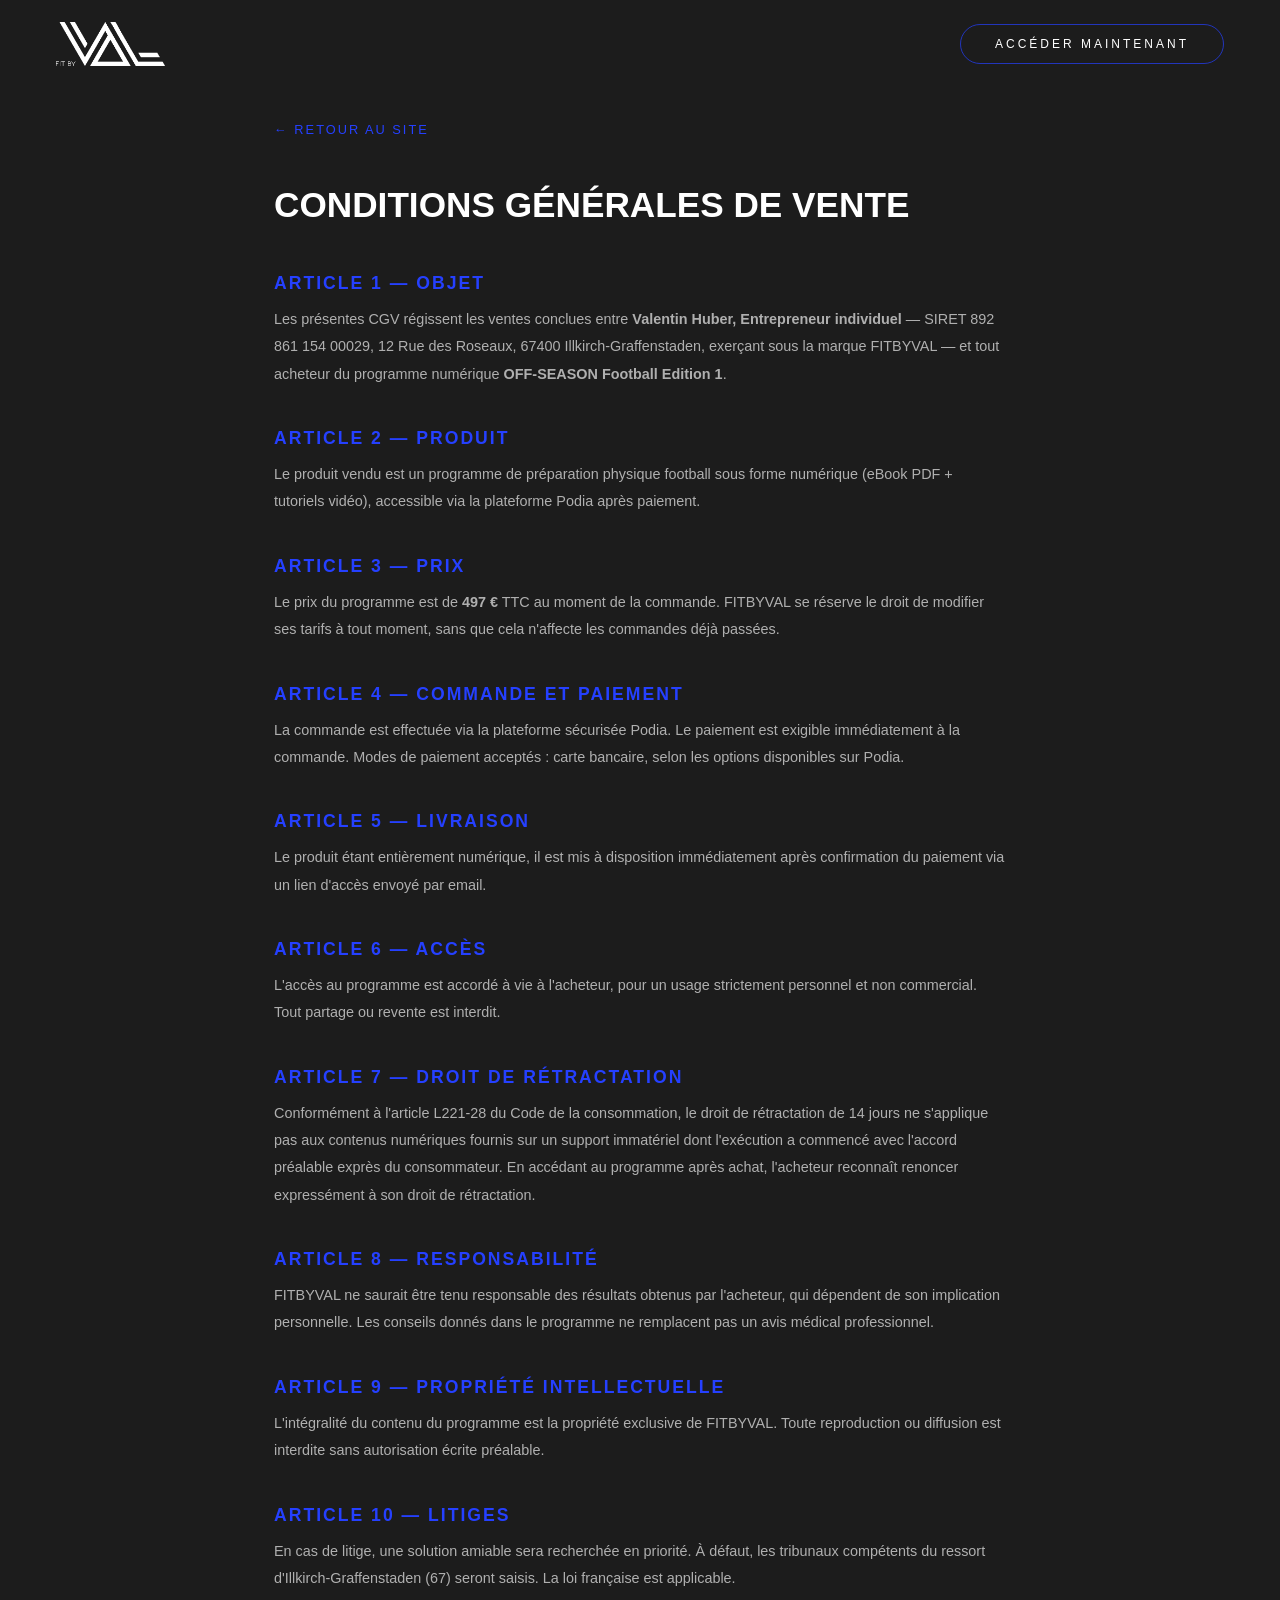
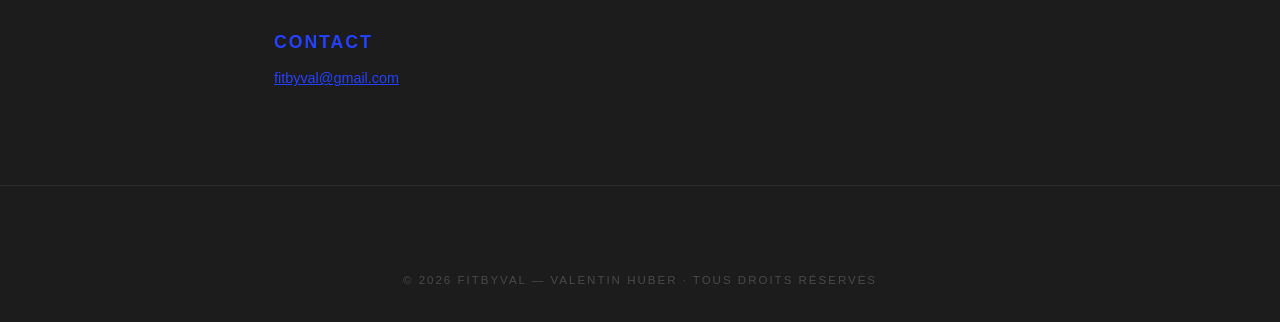
<file: cgv.html>
<!DOCTYPE html>
<html lang="fr">
<head>
  <meta charset="UTF-8">
  <meta name="viewport" content="width=device-width, initial-scale=1.0">
  <title>Conditions Générales de Vente — FITBYVAL</title>
  <meta name="robots" content="noindex, follow">
  <link rel="icon" type="image/png" href="favicon.png">
  <link rel="stylesheet" href="style.css">
  <style>
    .legal-page { max-width:780px; margin:0 auto; padding:120px 24px 80px; }
    .legal-page h1 { font-family:'Oswald',sans-serif; font-size:2.2rem; text-transform:uppercase; margin-bottom:48px; color:#fff; }
    .legal-page h2 { font-family:'Oswald',sans-serif; font-size:1.1rem; text-transform:uppercase; letter-spacing:2px; color:var(--accent); margin:40px 0 12px; }
    .legal-page p, .legal-page li { font-size:.9rem; line-height:1.9; color:rgba(255,255,255,.65); margin-bottom:12px; }
    .legal-page ul { padding-left:20px; margin-bottom:12px; }
    .legal-back { display:inline-block; font-family:'Oswald',sans-serif; font-size:.8rem; letter-spacing:2px; text-transform:uppercase; color:var(--accent); text-decoration:none; margin-bottom:48px; }
    .legal-back:hover { opacity:.75; }
  </style>
</head>
<body>
<nav class="navbar" id="navbar">
  <a href="index.html" class="nav-logo"><img src="fit-by-val-logo.webp" alt="FitByVal" class="nav-logo-img"></a>
  <a href="https://fitbyval.podia.com/off-season-football-edition-1/buy" class="nav-cta">Accéder maintenant</a>
</nav>

<div class="legal-page">
  <a href="index.html" class="legal-back">← Retour au site</a>
  <h1>Conditions Générales de Vente</h1>

  <h2>Article 1 — Objet</h2>
  <p>Les présentes CGV régissent les ventes conclues entre <strong>Valentin Huber, Entrepreneur individuel</strong> — SIRET 892 861 154 00029, 12 Rue des Roseaux, 67400 Illkirch-Graffenstaden, exerçant sous la marque FITBYVAL — et tout acheteur du programme numérique <strong>OFF-SEASON Football Edition 1</strong>.</p>

  <h2>Article 2 — Produit</h2>
  <p>Le produit vendu est un programme de préparation physique football sous forme numérique (eBook PDF + tutoriels vidéo), accessible via la plateforme Podia après paiement.</p>

  <h2>Article 3 — Prix</h2>
  <p>Le prix du programme est de <strong>497 €</strong> TTC au moment de la commande. FITBYVAL se réserve le droit de modifier ses tarifs à tout moment, sans que cela n'affecte les commandes déjà passées.</p>

  <h2>Article 4 — Commande et paiement</h2>
  <p>La commande est effectuée via la plateforme sécurisée Podia. Le paiement est exigible immédiatement à la commande. Modes de paiement acceptés : carte bancaire, selon les options disponibles sur Podia.</p>

  <h2>Article 5 — Livraison</h2>
  <p>Le produit étant entièrement numérique, il est mis à disposition immédiatement après confirmation du paiement via un lien d'accès envoyé par email.</p>

  <h2>Article 6 — Accès</h2>
  <p>L'accès au programme est accordé à vie à l'acheteur, pour un usage strictement personnel et non commercial. Tout partage ou revente est interdit.</p>

  <h2>Article 7 — Droit de rétractation</h2>
  <p>Conformément à l'article L221-28 du Code de la consommation, le droit de rétractation de 14 jours ne s'applique pas aux contenus numériques fournis sur un support immatériel dont l'exécution a commencé avec l'accord préalable exprès du consommateur. En accédant au programme après achat, l'acheteur reconnaît renoncer expressément à son droit de rétractation.</p>

  <h2>Article 8 — Responsabilité</h2>
  <p>FITBYVAL ne saurait être tenu responsable des résultats obtenus par l'acheteur, qui dépendent de son implication personnelle. Les conseils donnés dans le programme ne remplacent pas un avis médical professionnel.</p>

  <h2>Article 9 — Propriété intellectuelle</h2>
  <p>L'intégralité du contenu du programme est la propriété exclusive de FITBYVAL. Toute reproduction ou diffusion est interdite sans autorisation écrite préalable.</p>

  <h2>Article 10 — Litiges</h2>
  <p>En cas de litige, une solution amiable sera recherchée en priorité. À défaut, les tribunaux compétents du ressort d'Illkirch-Graffenstaden (67) seront saisis. La loi française est applicable.</p>

  <h2>Contact</h2>
  <p><a href="mailto:fitbyval@gmail.com" style="color:var(--accent)">fitbyval@gmail.com</a></p>
</div>

<footer>
  <div class="container">
    <div class="footer-bottom">
      <p>&copy; 2026 FITBYVAL &mdash; Valentin Huber &middot; Tous droits réservés</p>
    </div>
  </div>
</footer>
</body>
</html>
</file>
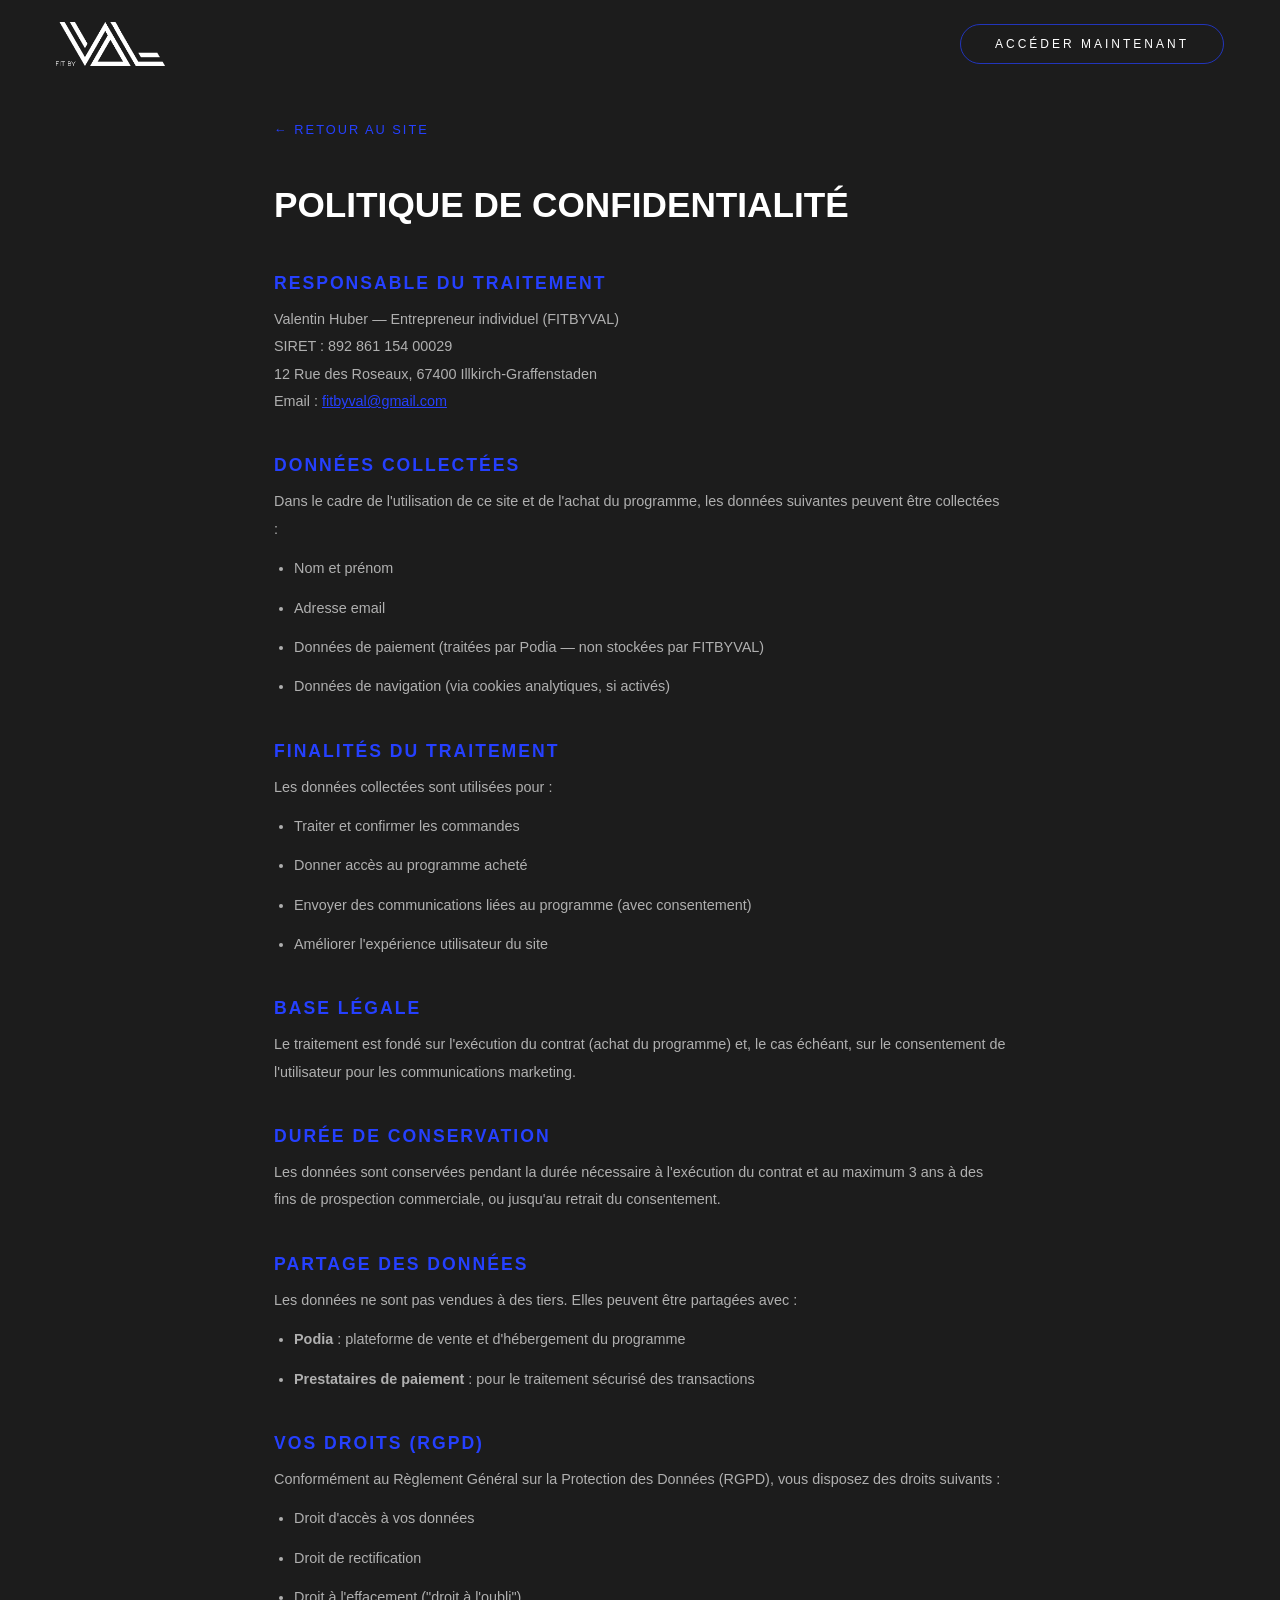
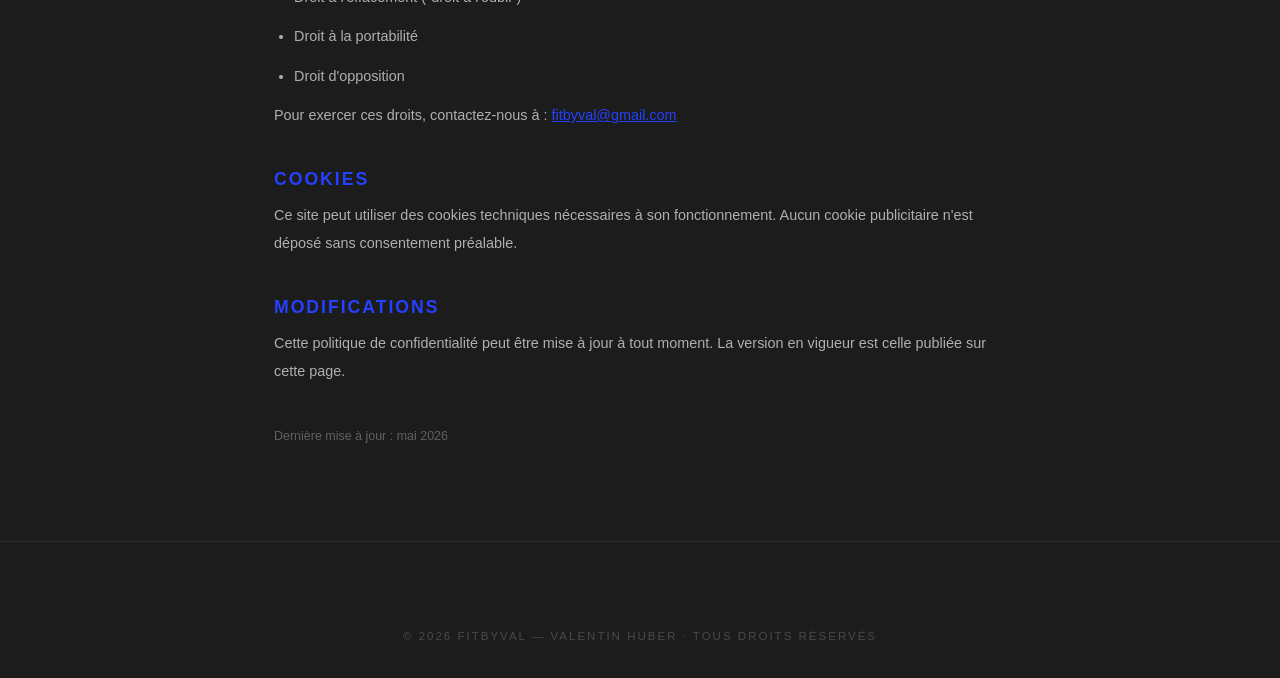
<file: confidentialite.html>
<!DOCTYPE html>
<html lang="fr">
<head>
  <meta charset="UTF-8">
  <meta name="viewport" content="width=device-width, initial-scale=1.0">
  <title>Politique de confidentialité — FITBYVAL</title>
  <meta name="robots" content="noindex, follow">
  <link rel="icon" type="image/png" href="favicon.png">
  <link rel="stylesheet" href="style.css">
  <style>
    .legal-page { max-width:780px; margin:0 auto; padding:120px 24px 80px; }
    .legal-page h1 { font-family:'Oswald',sans-serif; font-size:2.2rem; text-transform:uppercase; margin-bottom:48px; color:#fff; }
    .legal-page h2 { font-family:'Oswald',sans-serif; font-size:1.1rem; text-transform:uppercase; letter-spacing:2px; color:var(--accent); margin:40px 0 12px; }
    .legal-page p, .legal-page li { font-size:.9rem; line-height:1.9; color:rgba(255,255,255,.65); margin-bottom:12px; }
    .legal-page ul { padding-left:20px; margin-bottom:12px; }
    .legal-back { display:inline-block; font-family:'Oswald',sans-serif; font-size:.8rem; letter-spacing:2px; text-transform:uppercase; color:var(--accent); text-decoration:none; margin-bottom:48px; }
    .legal-back:hover { opacity:.75; }
  </style>
</head>
<body>
<nav class="navbar" id="navbar">
  <a href="index.html" class="nav-logo"><img src="fit-by-val-logo.webp" alt="FitByVal" class="nav-logo-img"></a>
  <a href="https://fitbyval.podia.com/off-season-football-edition-1/buy" class="nav-cta">Accéder maintenant</a>
</nav>

<div class="legal-page">
  <a href="index.html" class="legal-back">← Retour au site</a>
  <h1>Politique de confidentialité</h1>

  <h2>Responsable du traitement</h2>
  <p>Valentin Huber — Entrepreneur individuel (FITBYVAL)<br>
  SIRET : 892 861 154 00029<br>
  12 Rue des Roseaux, 67400 Illkirch-Graffenstaden<br>
  Email : <a href="mailto:fitbyval@gmail.com" style="color:var(--accent)">fitbyval@gmail.com</a></p>

  <h2>Données collectées</h2>
  <p>Dans le cadre de l'utilisation de ce site et de l'achat du programme, les données suivantes peuvent être collectées :</p>
  <ul>
    <li>Nom et prénom</li>
    <li>Adresse email</li>
    <li>Données de paiement (traitées par Podia — non stockées par FITBYVAL)</li>
    <li>Données de navigation (via cookies analytiques, si activés)</li>
  </ul>

  <h2>Finalités du traitement</h2>
  <p>Les données collectées sont utilisées pour :</p>
  <ul>
    <li>Traiter et confirmer les commandes</li>
    <li>Donner accès au programme acheté</li>
    <li>Envoyer des communications liées au programme (avec consentement)</li>
    <li>Améliorer l'expérience utilisateur du site</li>
  </ul>

  <h2>Base légale</h2>
  <p>Le traitement est fondé sur l'exécution du contrat (achat du programme) et, le cas échéant, sur le consentement de l'utilisateur pour les communications marketing.</p>

  <h2>Durée de conservation</h2>
  <p>Les données sont conservées pendant la durée nécessaire à l'exécution du contrat et au maximum 3 ans à des fins de prospection commerciale, ou jusqu'au retrait du consentement.</p>

  <h2>Partage des données</h2>
  <p>Les données ne sont pas vendues à des tiers. Elles peuvent être partagées avec :</p>
  <ul>
    <li><strong>Podia</strong> : plateforme de vente et d'hébergement du programme</li>
    <li><strong>Prestataires de paiement</strong> : pour le traitement sécurisé des transactions</li>
  </ul>

  <h2>Vos droits (RGPD)</h2>
  <p>Conformément au Règlement Général sur la Protection des Données (RGPD), vous disposez des droits suivants :</p>
  <ul>
    <li>Droit d'accès à vos données</li>
    <li>Droit de rectification</li>
    <li>Droit à l'effacement ("droit à l'oubli")</li>
    <li>Droit à la portabilité</li>
    <li>Droit d'opposition</li>
  </ul>
  <p>Pour exercer ces droits, contactez-nous à : <a href="mailto:fitbyval@gmail.com" style="color:var(--accent)">fitbyval@gmail.com</a></p>

  <h2>Cookies</h2>
  <p>Ce site peut utiliser des cookies techniques nécessaires à son fonctionnement. Aucun cookie publicitaire n'est déposé sans consentement préalable.</p>

  <h2>Modifications</h2>
  <p>Cette politique de confidentialité peut être mise à jour à tout moment. La version en vigueur est celle publiée sur cette page.</p>

  <p style="margin-top:40px; font-size:.78rem; color:rgba(255,255,255,.3);">Dernière mise à jour : mai 2026</p>
</div>

<footer>
  <div class="container">
    <div class="footer-bottom">
      <p>&copy; 2026 FITBYVAL &mdash; Valentin Huber &middot; Tous droits réservés</p>
    </div>
  </div>
</footer>
</body>
</html>
</file>
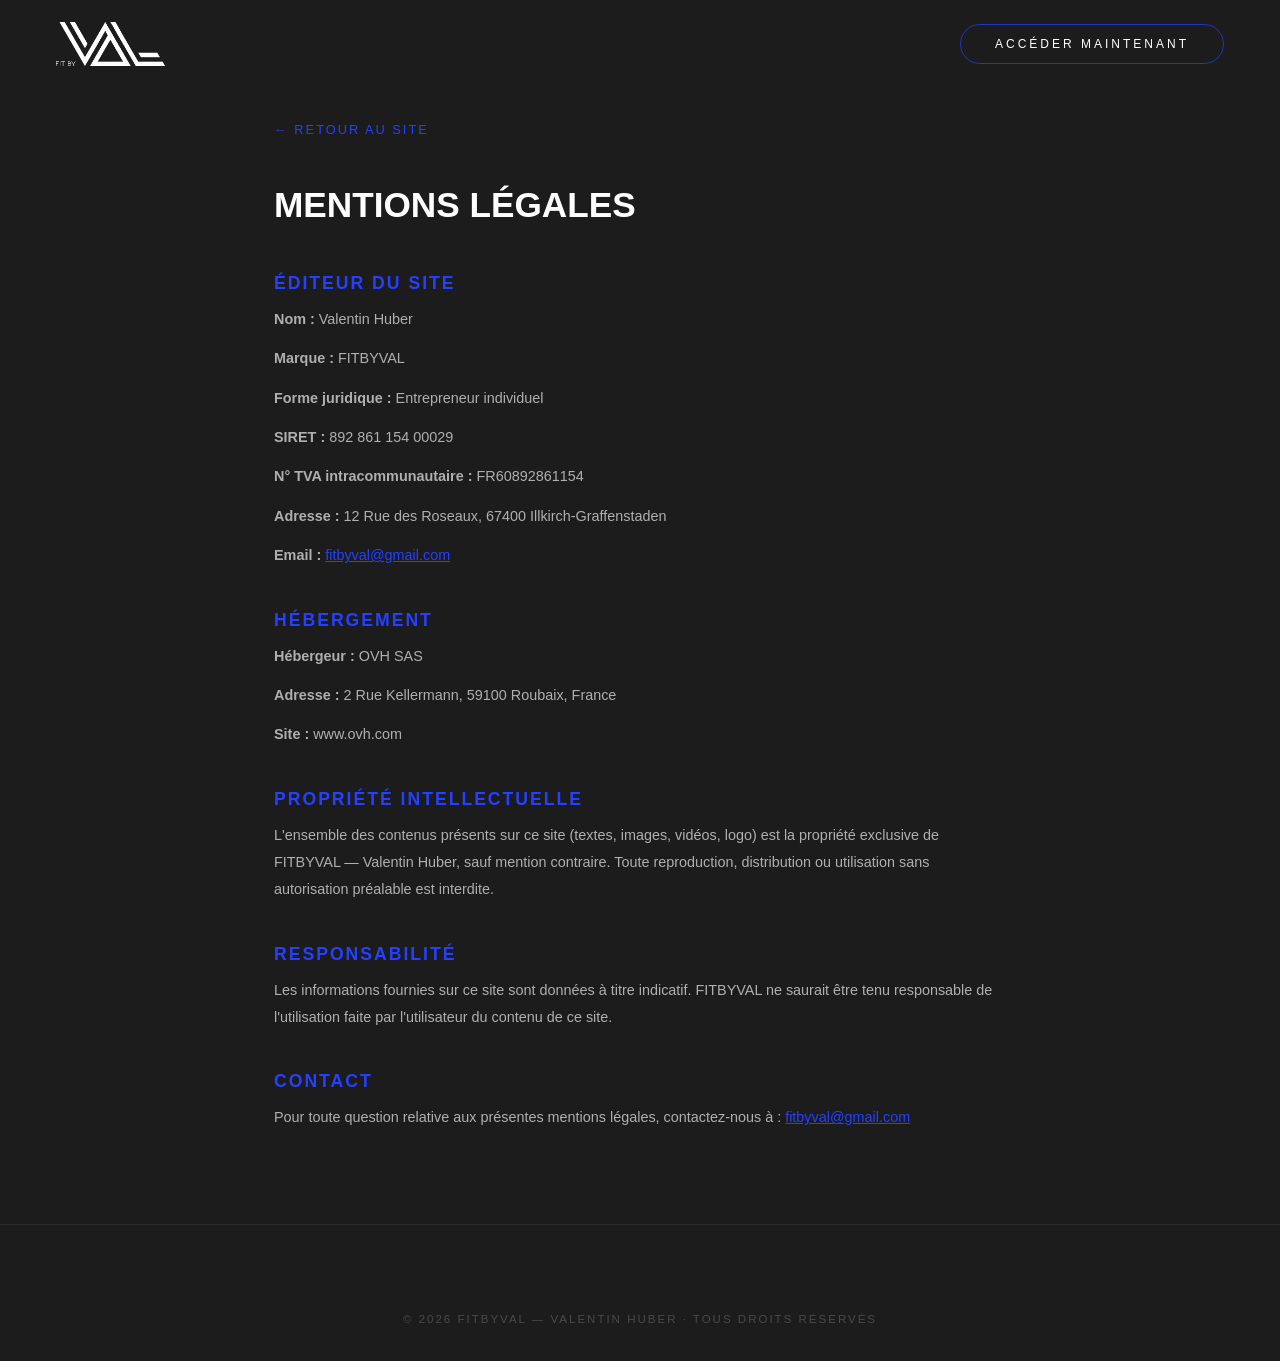
<file: mentions-legales.html>
<!DOCTYPE html>
<html lang="fr">
<head>
  <meta charset="UTF-8">
  <meta name="viewport" content="width=device-width, initial-scale=1.0">
  <title>Mentions légales — FITBYVAL</title>
  <meta name="robots" content="noindex, follow">
  <link rel="icon" type="image/png" href="favicon.png">
  <link rel="stylesheet" href="style.css">
  <style>
    .legal-page { max-width:780px; margin:0 auto; padding:120px 24px 80px; }
    .legal-page h1 { font-family:'Oswald',sans-serif; font-size:2.2rem; text-transform:uppercase; margin-bottom:48px; color:#fff; }
    .legal-page h2 { font-family:'Oswald',sans-serif; font-size:1.1rem; text-transform:uppercase; letter-spacing:2px; color:var(--accent); margin:40px 0 12px; }
    .legal-page p, .legal-page li { font-size:.9rem; line-height:1.9; color:rgba(255,255,255,.65); margin-bottom:12px; }
    .legal-page ul { padding-left:20px; margin-bottom:12px; }
    .legal-back { display:inline-block; font-family:'Oswald',sans-serif; font-size:.8rem; letter-spacing:2px; text-transform:uppercase; color:var(--accent); text-decoration:none; margin-bottom:48px; }
    .legal-back:hover { opacity:.75; }
  </style>
</head>
<body>
<nav class="navbar" id="navbar">
  <a href="index.html" class="nav-logo"><img src="fit-by-val-logo.webp" alt="FitByVal" class="nav-logo-img"></a>
  <a href="https://fitbyval.podia.com/off-season-football-edition-1/buy" class="nav-cta">Accéder maintenant</a>
</nav>

<div class="legal-page">
  <a href="index.html" class="legal-back">← Retour au site</a>
  <h1>Mentions légales</h1>

  <h2>Éditeur du site</h2>
  <p><strong>Nom :</strong> Valentin Huber</p>
  <p><strong>Marque :</strong> FITBYVAL</p>
  <p><strong>Forme juridique :</strong> Entrepreneur individuel</p>
  <p><strong>SIRET :</strong> 892 861 154 00029</p>
  <p><strong>N° TVA intracommunautaire :</strong> FR60892861154</p>
  <p><strong>Adresse :</strong> 12 Rue des Roseaux, 67400 Illkirch-Graffenstaden</p>
  <p><strong>Email :</strong> <a href="mailto:fitbyval@gmail.com" style="color:var(--accent)">fitbyval@gmail.com</a></p>

  <h2>Hébergement</h2>
  <p><strong>Hébergeur :</strong> OVH SAS</p>
  <p><strong>Adresse :</strong> 2 Rue Kellermann, 59100 Roubaix, France</p>
  <p><strong>Site :</strong> www.ovh.com</p>

  <h2>Propriété intellectuelle</h2>
  <p>L'ensemble des contenus présents sur ce site (textes, images, vidéos, logo) est la propriété exclusive de FITBYVAL — Valentin Huber, sauf mention contraire. Toute reproduction, distribution ou utilisation sans autorisation préalable est interdite.</p>

  <h2>Responsabilité</h2>
  <p>Les informations fournies sur ce site sont données à titre indicatif. FITBYVAL ne saurait être tenu responsable de l'utilisation faite par l'utilisateur du contenu de ce site.</p>

  <h2>Contact</h2>
  <p>Pour toute question relative aux présentes mentions légales, contactez-nous à : <a href="mailto:fitbyval@gmail.com" style="color:var(--accent)">fitbyval@gmail.com</a></p>
</div>

<footer>
  <div class="container">
    <div class="footer-bottom">
      <p>&copy; 2026 FITBYVAL &mdash; Valentin Huber &middot; Tous droits réservés</p>
    </div>
  </div>
</footer>
</body>
</html>
</file>
<file: style.css>
/* ===== RESET & VARIABLES ===== */
*,*::before,*::after { margin:0; padding:0; box-sizing:border-box; }

:root {
  --black:   #1c1c1c;
  --dark:    #232323;
  --darker:  #282828;
  --panel:   #212121;
  --surface: #2d2d2d;
  --white:   #ffffff;
  --accent:  #2540ff;
  --accent2: #4e65ff;
  --gold:    #c9a84c;
  --gold2:   #e5c87a;
  --muted:   rgba(255,255,255,.55);
  --border:  rgba(255,255,255,.07);
  --ease:    cubic-bezier(.25,.46,.45,.94);
  --spring:  cubic-bezier(.34,1.56,.64,1);
  --hard:    cubic-bezier(.77,0,.175,1);
}

html { scroll-behavior:smooth; font-size:16px; }

body {
  font-family:'Inter',sans-serif;
  background:var(--black);
  color:var(--white);
  overflow-x:hidden;
  -webkit-font-smoothing:antialiased;
  -moz-osx-font-smoothing:grayscale;
}

::-webkit-scrollbar { width:5px; }
::-webkit-scrollbar-track { background:var(--black); }
::-webkit-scrollbar-thumb { background:linear-gradient(var(--accent),var(--gold)); border-radius:3px; }

/* ===== KEYFRAMES ===== */
@keyframes fadeUp    { from{opacity:0;transform:translateY(50px)}    to{opacity:1;transform:none} }
@keyframes fadeIn    { from{opacity:0}                               to{opacity:1} }
@keyframes float     { 0%,100%{transform:translateY(0)} 50%{transform:translateY(-9px)} }
@keyframes pulse     { 0%,100%{box-shadow:0 0 0 0 rgba(37,64,255,.45)} 50%{box-shadow:0 0 0 22px rgba(37,64,255,0)} }
@keyframes marquee   { from{transform:translateX(0)} to{transform:translateX(-50%)} }
@keyframes marquee-video-reverse { from{transform:translateX(-50%) translateY(-50%)} to{transform:translateX(0) translateY(-50%)} }
@keyframes shimmer   { 0%{background-position:-200% center} 100%{background-position:200% center} }
@keyframes glowPulse { 0%,100%{opacity:.4} 50%{opacity:1} }
@keyframes particleFloat {
  0%   { transform:translateY(0) translateX(0);opacity:0 }
  15%  { opacity:1 }
  85%  { opacity:1 }
  100% { transform:translateY(-130px) translateX(20px);opacity:0 }
}
@keyframes lineIn    { from{width:0} to{width:60px} }
@keyframes wordIn    { from{transform:translateY(100%)} to{transform:translateY(0)} }
@keyframes borderSpin {
  from { background-position: 0% 50%; }
  to   { background-position: 200% 50%; }
}

/* ===== SCROLL PROGRESS ===== */
.scroll-progress {
  position:fixed; top:0; left:0; height:2px; z-index:9999; width:0%;
  background:linear-gradient(90deg,var(--accent),var(--gold),var(--accent2));
  background-size:200% 100%;
  animation:shimmer 3s linear infinite;
  transition:width .08s linear;
}

/* ===== MULTI-DIRECTION REVEALS ===== */
.reveal {
  opacity:0;
  transform:translateY(55px);
  transition:opacity .9s var(--ease), transform .9s var(--ease);
}
.reveal-left {
  opacity:0;
  transform:translateX(-70px);
  transition:opacity .9s var(--ease), transform .9s var(--ease);
}
.reveal-right {
  opacity:0;
  transform:translateX(70px);
  transition:opacity .9s var(--ease), transform .9s var(--ease);
}
.reveal-scale {
  opacity:0;
  transform:scale(.88);
  transition:opacity .9s var(--ease), transform .9s var(--ease);
}
.reveal-blur {
  opacity:0;
  filter:blur(14px);
  transform:translateY(25px);
  transition:opacity 1s var(--ease), transform 1s var(--ease), filter 1s var(--ease);
}

/* Clip-path curtain from left */
.reveal-clip {
  clip-path:inset(0 100% 0 0);
  transition:clip-path 1.15s var(--hard);
}
/* Clip-path curtain from right */
.reveal-clip-r {
  clip-path:inset(0 0 0 100%);
  transition:clip-path 1.15s var(--hard);
}
/* Clip-path from bottom */
.reveal-clip-up {
  clip-path:inset(100% 0 0 0);
  transition:clip-path 1s var(--hard);
}

.reveal.active,
.reveal-left.active,
.reveal-right.active,
.reveal-scale.active { opacity:1; transform:none; }

.reveal-blur.active  { opacity:1; transform:none; filter:blur(0); }

.reveal-clip.active,
.reveal-clip-r.active,
.reveal-clip-up.active { clip-path:inset(0 0 0 0); }

.reveal-delay-1 { transition-delay:.12s; }
.reveal-delay-2 { transition-delay:.26s; }
.reveal-delay-3 { transition-delay:.40s; }
.reveal-delay-4 { transition-delay:.54s; }
.reveal-delay-5 { transition-delay:.68s; }

/* ===== SPLIT TITLE ===== */
.word-wrap {
  display:inline-block;
  overflow:hidden;
  vertical-align:bottom;
}
.word {
  display:inline-block;
  transform:translateY(110%);
  transition:transform .8s var(--hard);
}
.word.active { transform:translateY(0); }

/* ===== NAVBAR ===== */
.navbar {
  position:fixed; top:0; left:0; width:100%;
  z-index:100; padding:22px 56px;
  display:flex; justify-content:space-between; align-items:center;
  transition:all .45s var(--ease);
}
.navbar.scrolled {
  background:rgba(8,8,8,.93);
  backdrop-filter:blur(24px) saturate(180%);
  padding:14px 56px;
  border-bottom:1px solid var(--border);
}
.nav-logo { text-decoration:none; display:flex; align-items:center; }
.nav-logo-img { height:44px; width:auto; object-fit:contain; transition:height .4s; }
.navbar.scrolled .nav-logo-img { height:36px; }

.nav-cta {
  font-family:'Oswald',sans-serif;
  font-size:.75rem; letter-spacing:3px; text-transform:uppercase;
  padding:12px 34px;
  border:1px solid rgba(37,64,255,.7);
  color:var(--white); text-decoration:none;
  border-radius:60px;
  position:relative; overflow:hidden;
  transition:color .4s;
}
.nav-cta::before {
  content:''; position:absolute; inset:0;
  background:var(--accent);
  transform:translateX(-102%);
  transition:transform .45s var(--hard);
  z-index:-1;
}
.nav-cta:hover::before { transform:translateX(0); }
.nav-cta:hover { border-color:var(--accent); }

/* ===== HERO ===== */
.hero {
  position:relative; min-height:100vh;
  display:flex; align-items:center; justify-content:center; text-align:center;
  overflow:hidden;
}

/* Subtle grid overlay */
.hero::before {
  content:''; position:absolute; inset:0; z-index:1;
  background-image:
    linear-gradient(rgba(255,255,255,.025) 1px, transparent 1px),
    linear-gradient(90deg, rgba(255,255,255,.025) 1px, transparent 1px);
  background-size:90px 90px;
  pointer-events:none;
}

.hero-bg {
  position:absolute; inset:0;
  background:url('fitbyval-preparation-physique-football.webp') center 40% / cover no-repeat;
  filter:brightness(.42) saturate(1.1);
  will-change:transform;
}

.hero-overlay {
  position:absolute; inset:0;
  background:linear-gradient(180deg,
    rgba(8,8,8,.2) 0%,
    rgba(8,8,8,.05) 30%,
    rgba(8,8,8,.5) 65%,
    var(--black) 100%
  );
  z-index:1;
}

/* Accent glow bottom-left */
.hero::after {
  content:''; position:absolute; bottom:-120px; left:-60px; z-index:1;
  width:600px; height:600px; border-radius:50%;
  background:radial-gradient(circle, rgba(37,64,255,.12) 0%, transparent 65%);
  pointer-events:none;
}

.hero-content {
  position:relative; z-index:2;
  max-width:940px; padding:0 36px;
  margin:0 auto;
  display:flex; flex-direction:column; align-items:center;
  text-align:center;
  width:100%;
}

.hero-eyebrow {
  font-family:'Oswald',sans-serif;
  font-size:1.15rem; letter-spacing:4px; text-transform:uppercase;
  font-weight:700; color:var(--gold); margin-bottom:26px;
  animation:fadeIn 1s .3s both;
}

.hero-title {
  font-family:'Oswald',sans-serif;
  font-size:clamp(3.2rem, 9vw, 7rem);
  font-weight:700; text-transform:uppercase;
  line-height:.93; letter-spacing:-2px;
  margin-bottom:28px;
  animation:fadeUp .9s .5s both;
}

.hero-title .accent {
  color:var(--accent);
  display:block;
  font-size:clamp(1.8rem, 4.5vw, 3.5rem);
  letter-spacing:6px; font-weight:400;
  -webkit-text-stroke:1px var(--accent2);
}

.hero-subtitle {
  font-size:1.05rem; font-weight:400; line-height:1.85;
  color:var(--white); max-width:640px; margin:0 auto 16px;
  animation:fadeUp .9s .7s both;
}

.hero-tagline {
  font-family:'Oswald',sans-serif;
  font-size:1rem; letter-spacing:3.5px; text-transform:uppercase;
  margin-top:32px; display:inline-block;
  animation:fadeUp .9s .9s both;
  position:relative;
}
.hero-tagline::after {
  content:''; position:absolute; bottom:-9px; left:50%; transform:translateX(-50%);
  width:50px; height:1px; background:var(--accent);
  animation:lineIn .6s 1.6s both;
}

.hero-price {
  font-family:'Oswald',sans-serif;
  font-size:3rem; font-weight:700;
  color:var(--white); margin-top:28px;
  animation:fadeUp .9s 1s both;
  letter-spacing:-1px;
}

.hero-cta-wrapper { margin-top:46px; animation:fadeUp .9s 1.1s both; }

.hero-cta {
  display:inline-block;
  font-family:'Oswald',sans-serif;
  font-size:.88rem; letter-spacing:3.5px; text-transform:uppercase;
  padding:18px 58px;
  background:var(--accent); color:var(--white);
  text-decoration:none; border-radius:60px;
  position:relative; overflow:hidden;
  animation:pulse 2.5s infinite 2.2s;
  transition:background .4s, box-shadow .4s;
}
.hero-cta::before {
  content:''; position:absolute; inset:0;
  background:linear-gradient(90deg, transparent 25%, rgba(255,255,255,.08) 50%, transparent 75%);
  background-size:200% 100%;
  animation:shimmer 2.5s linear infinite;
}
.hero-cta:hover {
  background:var(--accent2);
  box-shadow:0 20px 50px rgba(37,64,255,.4);
}

/* Particles */
.hero-particle {
  position:absolute; background:var(--white); border-radius:50%;
  animation:particleFloat linear infinite; pointer-events:none;
}

.scroll-indicator {
  position:absolute; bottom:44px; left:50%; transform:translateX(-50%);
  display:flex; flex-direction:column; align-items:center; gap:9px;
  opacity:.45; animation:float 2.2s infinite; z-index:2;
}
.scroll-indicator span {
  font-size:.58rem; letter-spacing:4px; text-transform:uppercase;
}
.scroll-line {
  width:1px; height:44px;
  background:linear-gradient(to bottom, var(--white), transparent);
}

/* ===== GLOBAL SECTION ===== */
section { padding:120px 0; position:relative; }

.container { max-width:1200px; margin:0 auto; padding:0 48px; }

.section-label {
  font-family:'Oswald',sans-serif;
  font-size:.72rem; letter-spacing:5px; text-transform:uppercase;
  color:#e8c96a;
  margin-bottom:18px; display:inline-block;
  padding:7px 20px;
  border:1px solid rgba(201,168,76,.4);
  border-radius:40px;
  background:linear-gradient(135deg, rgba(201,168,76,.12) 0%, rgba(201,168,76,.04) 100%);
  box-shadow:0 0 20px rgba(201,168,76,.12);
  text-shadow:0 0 14px rgba(201,168,76,.5);
}

.section-title {
  font-family:'Oswald',sans-serif;
  font-size:clamp(2rem, 4vw, 3.4rem);
  font-weight:700; text-transform:uppercase;
  letter-spacing:.5px; line-height:1.08; margin-bottom:22px;
}

.section-line {
  width:60px; height:2px;
  background:linear-gradient(90deg,var(--accent),var(--gold));
  margin-bottom:42px;
}
.section-line.center { margin-left:auto; margin-right:auto; }
.section-line.animated { width:0; transition:width 1s .3s var(--ease); }
.section-line.animated.active { width:60px; }

/* Section divider */
.section-divider {
  height:1px;
  background:linear-gradient(90deg,transparent,rgba(37,64,255,.35),rgba(201,168,76,.25),transparent);
}

/* ===== STATS BAR ===== */
.stats-bar {
  background:var(--panel);
  border-top:1px solid var(--border);
  border-bottom:1px solid var(--border);
  overflow:hidden;
  padding:60px 0;
}
.stats-ticker { overflow:hidden; padding:6px 0; }
.stats-ticker-inner {
  display:inline-flex; animation:marquee 30s linear infinite reverse;
}
.stats-ticker-item {
  display:inline-flex; align-items:center; gap:10px;
  padding:0 40px;
  font-family:'Oswald',sans-serif; font-size:.82rem;
  letter-spacing:2.5px; text-transform:uppercase;
  color:rgba(255,255,255,.85); white-space:nowrap;
}
.stats-ticker-item strong { font-size:1.15rem; font-weight:700; color:var(--accent); letter-spacing:0; }
.stats-ticker-sep { color:rgba(255,255,255,.25); font-size:1rem; }

/* ===== STRUCTURE / PHASES — Alternating editorial layout ===== */
.structure-section { background:var(--surface); overflow:hidden; }

.structure-header {
  text-align:center; margin-bottom:80px;
}
.structure-description {
  font-size:.92rem; font-weight:300; line-height:1.95;
  color:var(--muted); max-width:680px; margin:0 auto;
}
.structure-description em {
  color:var(--white); font-style:normal; font-weight:500;
}

/* PHASES GRID — 3 colonnes côte à côte */
.phases-grid {
  display:grid;
  grid-template-columns:repeat(3,1fr);
  gap:24px;
}

.phase-card {
  display:flex; flex-direction:column;
  border:1px solid rgba(255,255,255,.1);
  border-radius:20px; overflow:hidden;
  background:#25252a;
  transition:all .55s var(--ease);
  perspective:1000px;
}
.phase-card:hover {
  border-color:rgba(37,64,255,.25);
  transform:translateY(-8px);
  box-shadow:0 28px 60px rgba(37,64,255,.12);
}

.phase-img-wrapper {
  position:relative; overflow:hidden;
  aspect-ratio:4/3;
  border-radius:16px;
  margin:16px 16px 0;
}
.phase-img-wrapper::after {
  content:''; position:absolute; inset:0;
  background:linear-gradient(180deg, transparent 60%, rgba(8,8,8,.38) 100%);
}
.phase-img {
  width:100%; height:100%;
  object-fit:cover; object-position:center;
  filter:brightness(.95);
  transition:transform .7s var(--ease), filter .5s;
}
.phase-img-1 { object-position:40% center; }
.phase-img-2 { object-position:center center; }
.phase-img-3 { object-position:center center; }
.phase-card:hover .phase-img { transform:scale(1.05); filter:brightness(1.02); }

.phase-content {
  padding:28px 28px 36px;
  flex:1; display:flex; flex-direction:column; text-align:center;
}

.phase-number {
  position:absolute; bottom:14px; right:18px;
  font-family:'Oswald',sans-serif;
  font-size:3.2rem; font-weight:900; line-height:1;
  color:transparent;
  -webkit-text-stroke:1.5px rgba(255,255,255,.75);
  text-stroke:1.5px rgba(255,255,255,.75);
  z-index:2;
  text-shadow:0 2px 12px rgba(0,0,0,.6);
}

.phase-name {
  font-family:'Oswald',sans-serif;
  font-size:1.08rem; font-weight:700;
  text-transform:uppercase; letter-spacing:1.5px;
  margin-bottom:16px; line-height:1.25;
}

.phase-desc {
  font-size:.92rem; font-weight:400; line-height:1.85;
  color:rgba(255,255,255,.82); margin-bottom:18px; flex:1;
}

.phase-objective {
  font-family:'Oswald',sans-serif;
  font-size:.78rem; letter-spacing:1px; text-transform:uppercase;
  color:#ffffff;
  margin-top:4px;
  padding:14px 18px;
  background:linear-gradient(135deg, rgba(37,64,255,.18) 0%, rgba(37,64,255,.07) 100%);
  border:1px solid rgba(78,101,255,.45);
  border-radius:8px;
  text-shadow:0 0 20px rgba(78,101,255,.7);
  box-shadow:0 0 18px rgba(37,64,255,.15) inset, 0 4px 20px rgba(37,64,255,.12);
  line-height:1.55;
}

/* Phases footer */
.phases-footer {
  display:flex; align-items:center; justify-content:space-between; gap:30px;
  margin-top:50px; padding:36px 48px;
  background:#1e1e1e;
  border-radius:16px;
  border:none;
}
.phases-footer-text {
  font-family:'Oswald',sans-serif;
  font-size:clamp(1rem, 1.8vw, 1.45rem);
  font-weight:700; text-transform:uppercase; letter-spacing:2px;
  color:#ffffff;
}

.cta-btn {
  display:inline-block; font-family:'Oswald',sans-serif;
  font-size:.82rem; letter-spacing:3px; text-transform:uppercase;
  padding:16px 46px; background:var(--accent);
  color:var(--white); text-decoration:none;
  border-radius:60px; white-space:nowrap;
  transition:all .45s;
}
.cta-btn:hover {
  background:var(--accent2); transform:translateY(-2px);
  box-shadow:0 14px 40px rgba(37,64,255,.35);
}

/* ===== WHY SECTION ===== */
.why-section {
  background:var(--black);
  position:relative; overflow:hidden;
}
.why-section::before {
  content:''; position:absolute; right:-200px; top:50%;
  transform:translateY(-50%);
  width:600px; height:600px; border-radius:50%;
  background:radial-gradient(circle, rgba(37,64,255,.05) 0%, transparent 70%);
  pointer-events:none;
}

.why-grid {
  display:grid; grid-template-columns:repeat(3,1fr);
  gap:28px; margin-top:64px;
}

.why-card {
  padding:44px 40px 36px;
  border:1px solid rgba(255,255,255,.12);
  background:linear-gradient(160deg, #27272e 0%, #22222a 100%);
  border-radius:16px;
  position:relative; overflow:hidden;
  display:flex; flex-direction:column; gap:0;
  text-align:center;
  transition:all .55s var(--ease);
}
.why-card::before {
  content:''; position:absolute; top:0; left:0; right:0;
  height:3px;
  background:linear-gradient(90deg, var(--accent), var(--gold));
  transform:scaleX(0); transform-origin:left;
  transition:transform .55s var(--ease);
  z-index:1;
}
.why-card:hover::before { transform:scaleX(1); }
.why-card:hover {
  border-color:rgba(37,64,255,.25);
  background:linear-gradient(160deg, #2a2a33 0%, #25263c 100%);
  transform:translateY(-8px);
  box-shadow:0 32px 70px rgba(0,0,0,.5), 0 0 0 1px rgba(37,64,255,.12);
}

.why-icon {
  width:64px; height:64px;
  display:flex; align-items:center; justify-content:center;
  border-radius:16px;
  border:1px solid rgba(37,64,255,.4);
  background:rgba(37,64,255,.08);
  color:var(--accent);
  margin:0 auto 28px;
  transition:all .4s;
}
.why-icon--green {
  border-color:rgba(34,197,94,.45);
  background:rgba(34,197,94,.1);
  color:#22c55e;
}
.why-icon--white {
  border-color:rgba(255,255,255,.3);
  background:rgba(255,255,255,.07);
  color:#fff;
}
.why-card:hover .why-icon--white {
  background:rgba(255,255,255,.13);
  border-color:rgba(255,255,255,.6);
  box-shadow:0 0 28px rgba(255,255,255,.15);
  color:#fff;
}
.why-card:hover .why-icon {
  background:rgba(37,64,255,.2);
  border-color:rgba(37,64,255,.7);
  box-shadow:0 0 28px rgba(37,64,255,.35);
  color:#7c94ff;
}
.why-card:hover .why-icon--green {
  background:rgba(34,197,94,.18);
  border-color:rgba(34,197,94,.7);
  box-shadow:0 0 28px rgba(34,197,94,.3);
  color:#4ade80;
}

.why-card-title {
  font-family:'Oswald',sans-serif;
  font-size:1.15rem; font-weight:700;
  text-transform:uppercase; letter-spacing:1.5px;
  margin-bottom:14px; color:#fff; line-height:1.2;
}
.why-card-text {
  font-size:.88rem; font-weight:400;
  line-height:1.85; color:rgba(255,255,255,.62);
  flex:1;
}

.why-card-footer {
  display:flex; flex-wrap:nowrap; justify-content:center; gap:8px;
  margin-top:24px; padding-top:20px;
  border-top:1px solid rgba(255,255,255,.07);
}
.why-tag {
  font-family:'Oswald',sans-serif;
  font-size:.62rem; letter-spacing:2px; text-transform:uppercase;
  padding:5px 12px;
  border:1px solid rgba(78,101,255,.45);
  background:rgba(37,64,255,.1);
  color:#ffffff;
  border-radius:40px;
  white-space:nowrap;
  text-shadow:0 0 10px rgba(78,101,255,.4);
}

/* ===== BONUS ===== */
.bonus-section {
  background:var(--surface); position:relative; overflow:hidden;
  padding:120px 0;
}
.bonus-spotlight {
  position:absolute; top:-200px; left:50%; transform:translateX(-50%);
  width:900px; height:900px; border-radius:50%;
  background:radial-gradient(circle, rgba(201,168,76,.12) 0%, rgba(37,64,255,.07) 35%, transparent 70%);
  pointer-events:none; z-index:0;
}
.bonus-section::after {
  content:''; position:absolute; bottom:0; left:50%; transform:translateX(-50%);
  width:600px; height:1px;
  background:linear-gradient(90deg,transparent,var(--gold),transparent);
  pointer-events:none;
}

.bonus-inner {
  text-align:center; max-width:860px; margin:0 auto; position:relative; z-index:1;
}

.bonus-glass {
  background:linear-gradient(160deg, #2a2824 0%, #23232c 55%, #242834 100%);
  border:1px solid rgba(201,168,76,.2);
  border-radius:24px;
  padding:72px 80px 60px;
  position:relative; overflow:hidden;
  box-shadow:0 0 80px rgba(201,168,76,.06), 0 40px 100px rgba(0,0,0,.6);
}
/* top shimmer ligne or */
.bonus-glass::before {
  content:''; position:absolute; top:0; left:0; right:0; height:2px;
  background:linear-gradient(90deg, transparent 0%, var(--gold) 30%, var(--accent) 70%, transparent 100%);
  background-size:200% 100%;
  animation:shimmer 4s linear infinite;
}
/* coin décoratif en glow */
.bonus-glass::after {
  content:''; position:absolute; top:-80px; right:-80px;
  width:260px; height:260px; border-radius:50%;
  background:radial-gradient(circle, rgba(201,168,76,.1) 0%, transparent 65%);
  pointer-events:none;
}

.bonus-badge-wrap {
  margin-bottom:28px;
}
.bonus-badge {
  display:inline-flex; align-items:center; gap:8px;
  font-family:'Oswald',sans-serif;
  font-size:.72rem; letter-spacing:4px; text-transform:uppercase;
  padding:10px 28px;
  background:linear-gradient(135deg, rgba(201,168,76,.15) 0%, rgba(201,168,76,.05) 100%);
  border:1px solid rgba(201,168,76,.55);
  color:var(--gold);
  border-radius:60px;
  box-shadow:0 0 24px rgba(201,168,76,.15);
}
.bonus-badge svg { color:var(--gold); flex-shrink:0; }

.bonus-title {
  font-family:'Oswald',sans-serif;
  font-size:clamp(2rem, 3.8vw, 3.2rem);
  font-weight:700; text-transform:uppercase;
  letter-spacing:.5px; line-height:1.06;
  background:linear-gradient(135deg, #fff 0%, rgba(255,255,255,.85) 40%, var(--gold) 100%);
  -webkit-background-clip:text; -webkit-text-fill-color:transparent;
  background-clip:text;
}

.bonus-divider {
  width:60px; height:2px; margin:28px auto 28px;
  background:linear-gradient(90deg, var(--accent), var(--gold));
  border-radius:2px;
}

.bonus-text {
  font-size:.95rem; font-weight:400;
  line-height:1.95; color:rgba(255,255,255,.68);
  max-width:680px; margin:0 auto 36px;
}

.bonus-pills {
  display:flex; flex-wrap:wrap; justify-content:center; gap:10px;
}
.bonus-pill {
  font-family:'Oswald',sans-serif;
  font-size:.65rem; letter-spacing:2.5px; text-transform:uppercase;
  padding:7px 18px;
  border:1px solid rgba(255,255,255,.12);
  background:rgba(255,255,255,.04);
  color:rgba(255,255,255,.55);
  border-radius:40px;
}

/* ===== COACH ===== */
.coach-section {
  background:var(--black); padding:80px 0;
  position:relative; overflow:hidden;
}
.coach-section::before {
  content:''; position:absolute; top:0; left:0; right:0; height:1px;
  background:linear-gradient(90deg,transparent,rgba(201,168,76,.3),transparent);
}
/* Large decorative text bg */
.coach-section::after {
  content:'FITBYVAL';
  position:absolute; right:-30px; top:50%; transform:translateY(-50%);
  font-family:'Oswald',sans-serif; font-size:10rem; font-weight:900; line-height:1;
  color:rgba(255,255,255,.018); letter-spacing:-4px;
  pointer-events:none; user-select:none; white-space:nowrap;
}

.coach-grid {
  display:grid; grid-template-columns:380px 1fr;
  gap:72px; align-items:center; position:relative; z-index:1;
}

.coach-img-wrapper {
  position:relative; overflow:hidden;
  aspect-ratio:3/4; border-radius:16px; flex-shrink:0;
  box-shadow:0 32px 80px rgba(0,0,0,.6), 0 0 0 1px rgba(255,255,255,.07);
}
.coach-img-wrapper::before {
  content:''; position:absolute; inset:0; z-index:1;
  background:linear-gradient(180deg, transparent 60%, rgba(8,8,8,.5) 100%);
  pointer-events:none;
}
.coach-img {
  width:100%; height:100%;
  object-fit:cover; object-position:center 15%;
  display:block; filter:brightness(1);
  transition:transform .8s var(--ease);
}
.coach-img-wrapper:hover .coach-img { transform:scale(1.04); }

.coach-label {
  font-family:'Inter',sans-serif;
  font-size:.68rem; letter-spacing:2.5px; text-transform:uppercase;
  color:var(--muted); margin-bottom:8px; font-weight:400;
}
.coach-name {
  font-family:'Oswald',sans-serif;
  font-size:clamp(1.6rem, 2.5vw, 2.1rem);
  font-weight:700; text-transform:uppercase;
  letter-spacing:1px; margin-bottom:22px; line-height:1.12;
}
.coach-text {
  font-size:.88rem; font-weight:300;
  line-height:1.9; color:var(--muted); margin-bottom:14px;
}
.coach-text strong { color:var(--white); font-weight:500; }
.coach-text em     { color:var(--white); font-style:normal; font-weight:500; }

.coach-btn {
  display:inline-block; font-family:'Oswald',sans-serif;
  font-size:.78rem; letter-spacing:2.5px; text-transform:uppercase;
  padding:14px 38px; border:1px solid rgba(37,64,255,.6);
  color:var(--white); text-decoration:none;
  border-radius:60px; margin-top:12px; overflow:hidden;
  position:relative; transition:color .4s;
}
.coach-btn::before {
  content:''; position:absolute; inset:0;
  background:var(--accent);
  transform:translateX(-102%);
  transition:transform .45s var(--hard); z-index:-1;
}
.coach-btn:hover::before { transform:translateX(0); }
.coach-btn:hover { border-color:var(--accent); }

.coach-quote {
  font-family:'Inter',sans-serif;
  font-size:.92rem; font-style:italic; font-weight:300; line-height:1.75;
  color:var(--gold); margin-top:32px;
  padding-left:22px; border-left:2px solid var(--gold);
}

/* ===== FORMAT ===== */
.format-section { background:var(--surface); }

.format-intro {
  font-size:.93rem; font-weight:300; line-height:1.9;
  color:var(--muted); max-width:740px; margin:0 auto;
}
.format-intro strong { color:var(--white); font-weight:500; }

.format-grid {
  display:grid; grid-template-columns:repeat(3,1fr);
  gap:22px; margin-top:62px;
}

.format-card {
  padding:48px 36px;
  border:1px solid rgba(255,255,255,.1);
  background:linear-gradient(145deg, #25252a 0%, #20243a 100%);
  border-radius:12px; text-align:center;
  position:relative; overflow:hidden;
  transition:all .55s var(--ease);
}
.format-card::before {
  content:''; position:absolute; top:0; left:50%; transform:translateX(-50%);
  width:0; height:2px;
  background:linear-gradient(90deg,var(--accent),var(--gold));
  transition:width .65s var(--ease);
}
.format-card:hover::before { width:100%; }
.format-card:hover {
  background:linear-gradient(145deg, rgba(255,255,255,.04) 0%, rgba(37,64,255,.05) 100%);
  border-color:rgba(37,64,255,.22);
  transform:translateY(-8px);
  box-shadow:0 24px 60px rgba(37,64,255,.1), 0 0 0 1px rgba(37,64,255,.1);
}

.format-icon-wrapper {
  width:68px; height:68px; border-radius:50%;
  background:rgba(37,64,255,.09); border:1px solid rgba(37,64,255,.18);
  display:flex; align-items:center; justify-content:center;
  margin:0 auto 30px; transition:all .4s;
}
.format-card:hover .format-icon-wrapper {
  background:rgba(37,64,255,.18); border-color:var(--accent);
  box-shadow:0 0 24px rgba(37,64,255,.25);
}
.format-icon { width:28px; height:28px; color:#ffffff; }

.format-card-title {
  font-family:'Oswald',sans-serif;
  font-size:1.1rem; font-weight:600;
  text-transform:uppercase; letter-spacing:1.5px; margin-bottom:14px;
  color:#ffffff;
}
.format-card-text {
  font-size:.86rem; font-weight:400; line-height:1.9; color:rgba(255,255,255,.78);
}
.format-footer {
  text-align:center; font-size:.88rem; font-weight:300; line-height:1.8;
  color:var(--muted); max-width:640px; margin:52px auto 0;
  padding-top:40px; border-top:1px solid var(--border);
}
.format-footer strong { color:var(--white); font-weight:500; }

/* ===== TESTIMONIALS ===== */
.testimonials-section {
  background:var(--black);
  position:relative; overflow:hidden;
}
.testimonials-section::before {
  content:''; position:absolute; left:-100px; top:50%; transform:translateY(-50%);
  width:500px; height:500px; border-radius:50%;
  background:radial-gradient(circle, rgba(201,168,76,.05) 0%, transparent 68%);
  pointer-events:none;
}

/* ===== CONFIANCE CAROUSEL ===== */
.confiance-carousel {
  position:relative; margin-top:64px;
  padding:0 60px;
}

.confiance-track-outer {
  overflow:hidden; border-radius:12px;
}

.confiance-track {
  display:flex; gap:20px;
  transition:transform .55s cubic-bezier(.25,.46,.45,.94);
  will-change:transform;
}

.confiance-slide {
  flex:0 0 calc(33.333% - 14px);
  min-width:0;
}

.confiance-card {
  border-radius:16px; overflow:hidden;
  background:#222226;
  border:1px solid rgba(255,255,255,.07);
  transition:transform .45s var(--ease), box-shadow .45s var(--ease);
}
.confiance-card:hover {
  transform:translateY(-6px);
  box-shadow:0 20px 50px rgba(0,0,0,.55);
}

.confiance-photo {
  width:100%; aspect-ratio:3/4; overflow:hidden;
}
.confiance-photo img {
  width:100%; height:100%;
  object-fit:cover; object-position:top center;
  display:block;
  transition:transform .6s var(--ease);
}
.confiance-card:hover .confiance-photo img { transform:scale(1.04); }

.confiance-banner {
  display:flex; align-items:center; justify-content:space-between;
  padding:14px 18px;
  background:#25272c;
  gap:12px;
}

.confiance-text { flex:1; min-width:0; }

.confiance-name {
  font-family:'Inter','Helvetica Neue',sans-serif;
  font-size:.92rem; font-weight:600;
  color:#fff; letter-spacing:.3px;
  white-space:nowrap; overflow:hidden; text-overflow:ellipsis;
}

.confiance-club-name {
  font-size:.72rem; font-weight:400;
  color:rgba(255,255,255,.48); letter-spacing:.2px;
  margin-top:2px;
  white-space:nowrap; overflow:hidden; text-overflow:ellipsis;
}

.confiance-club-logo {
  width:46px; height:46px; flex-shrink:0;
  object-fit:contain;
  filter:drop-shadow(0 1px 4px rgba(0,0,0,.5));
}

.confiance-arrow {
  position:absolute; top:50%; transform:translateY(-50%);
  width:44px; height:44px; border-radius:50%;
  background:rgba(255,255,255,.06); border:1px solid rgba(255,255,255,.12);
  color:#fff; cursor:pointer;
  display:flex; align-items:center; justify-content:center;
  transition:all .3s; z-index:2;
  backdrop-filter:blur(8px);
}
.confiance-arrow:hover {
  background:var(--gold); border-color:var(--gold); color:#000;
}
.confiance-prev { left:0; }
.confiance-next { right:0; }

.confiance-dots {
  display:flex; justify-content:center; gap:8px; margin-top:28px;
}
.confiance-dot {
  width:6px; height:6px; border-radius:50%;
  background:rgba(255,255,255,.2); cursor:pointer;
  transition:all .3s;
}
.confiance-dot.active {
  background:var(--gold); transform:scale(1.4);
}

/* legacy testimonial cards kept for potential reuse */
.testimonials-grid {
  display:grid; grid-template-columns:repeat(2,1fr);
  gap:30px; margin-top:64px;
}

.testimonial-card {
  padding:48px 44px;
  border:1px solid rgba(255,255,255,.1);
  background:#25252a;
  border-radius:12px; position:relative;
  transition:all .55s var(--ease);
}
.testimonial-card::before {
  content:''; position:absolute; top:0; left:0; right:0; height:2px;
  background:linear-gradient(90deg,transparent,var(--gold),transparent);
  opacity:0; transition:opacity .5s;
}
.testimonial-card:hover { border-color:rgba(201,168,76,.18); transform:translateY(-5px); }
.testimonial-card:hover::before { opacity:1; }

.testimonial-quote {
  font-family:'Oswald',sans-serif; font-size:4.5rem;
  color:var(--accent); opacity:.2; line-height:1; margin-bottom:-14px;
}
.testimonial-text {
  font-size:.87rem; font-weight:300; font-style:italic;
  line-height:1.95; color:var(--muted); margin-bottom:30px;
}
.testimonial-avatar-wrap {
  width:100%; height:220px; overflow:hidden; border-radius:8px;
  margin-bottom:24px; border:1px solid rgba(255,255,255,.08);
}
.testimonial-avatar {
  width:100%; height:100%; object-fit:cover; object-position:top center;
  display:block; transition:transform .5s var(--ease);
}
.testimonial-card:hover .testimonial-avatar { transform:scale(1.04); }
.testimonial-author { padding-top:22px; border-top:1px solid var(--border); }
.testimonial-name {
  font-family:'Oswald',sans-serif; font-size:1rem; font-weight:600;
  text-transform:uppercase; letter-spacing:2px; margin-bottom:5px;
}
.testimonial-role {
  font-size:.72rem; font-weight:300; letter-spacing:2.5px;
  text-transform:uppercase; color:var(--gold);
}

/* ===== FAQ ===== */
.faq-section { background:var(--surface); }

.faq-list { max-width:820px; margin:64px auto 0; }

.faq-item {
  background:var(--panel);
  border:1px solid var(--border);
  border-radius:12px;
  margin-bottom:8px;
  padding:0 24px;
}

.faq-question {
  width:100%; display:flex; justify-content:space-between; align-items:center;
  padding:22px 0; background:none; border:none; color:var(--white);
  font-family:'Oswald',sans-serif; font-size:1rem; font-weight:500;
  text-transform:uppercase; letter-spacing:1.5px;
  cursor:pointer; text-align:left; transition:color .3s;
}
.faq-question:hover { color:var(--accent); }
.faq-item.open .faq-question { color:var(--accent); }

.faq-toggle {
  width:28px; height:28px; border:1px solid rgba(37,64,255,.4); border-radius:50%;
  display:flex; align-items:center; justify-content:center;
  font-size:1rem; font-weight:300; color:var(--accent);
  flex-shrink:0; margin-left:24px;
  transition:transform .4s var(--spring), background .3s, border-color .3s;
}
.faq-item.open .faq-toggle {
  transform:rotate(45deg); background:var(--accent); border-color:var(--accent); color:var(--white);
}

.faq-answer {
  max-height:0; overflow:hidden;
  transition:max-height .45s var(--ease), padding .45s;
}
.faq-item.open .faq-answer { max-height:320px; padding-bottom:28px; }
.faq-answer p {
  font-size:.88rem; font-weight:300; line-height:1.9; color:var(--muted);
}

/* ===== FINAL CTA ===== */
.final-cta {
  background:var(--dark); padding:150px 0; text-align:center; position:relative; overflow:hidden;
}
.final-cta::before {
  content:''; position:absolute; top:50%; left:50%; transform:translate(-50%,-50%);
  width:800px; height:800px; border-radius:50%;
  background:radial-gradient(circle,rgba(37,64,255,.1) 0%,transparent 68%);
  animation:glowPulse 4s ease-in-out infinite;
}
/* Grid lines inside CTA */
.final-cta::after {
  content:''; position:absolute; inset:0;
  background-image:
    linear-gradient(rgba(255,255,255,.018) 1px,transparent 1px),
    linear-gradient(90deg,rgba(255,255,255,.018) 1px,transparent 1px);
  background-size:70px 70px;
  pointer-events:none;
}

.final-cta > * { position:relative; z-index:1; }
.final-cta .container { position:relative; z-index:1; }

.final-cta .section-title {
  font-size:clamp(2.8rem, 5.5vw, 5rem);
  background:linear-gradient(135deg,var(--white) 0%,rgba(255,255,255,.75) 50%,var(--accent) 100%);
  -webkit-background-clip:text; -webkit-text-fill-color:transparent;
  background-clip:text; background-size:200% auto;
  animation:shimmer 5s linear infinite;
  margin-bottom:32px;
}
.final-cta-desc {
  font-size:.93rem; font-weight:300; line-height:1.85; color:var(--muted);
  max-width:580px; margin:0 auto 54px;
}
.final-btn {
  display:inline-block; font-family:'Oswald',sans-serif;
  font-size:.98rem; letter-spacing:4px; text-transform:uppercase;
  padding:22px 68px; background:var(--accent);
  color:var(--white); text-decoration:none; border-radius:60px;
  position:relative; overflow:hidden;
  animation:pulse 2.5s infinite;
  transition:background .4s, box-shadow .4s;
}
.final-btn::before {
  content:''; position:absolute; inset:0;
  background:linear-gradient(90deg,transparent 25%,rgba(255,255,255,.08) 50%,transparent 75%);
  background-size:200% 100%; animation:shimmer 2.5s linear infinite;
}
.final-btn:hover {
  background:var(--accent2); transform:translateY(-3px);
  box-shadow:0 24px 56px rgba(37,64,255,.4);
}

/* ===== FOOTER ===== */
footer {
  padding:60px 0 36px; border-top:1px solid var(--border);
}
.footer-grid {
  display:grid; grid-template-columns:1fr 1fr 1fr;
  gap:48px; padding-bottom:40px;
  border-bottom:1px solid var(--border);
}
.footer-logo { height:36px; width:auto; margin-bottom:12px; display:block; }
.footer-tagline { font-size:.78rem; color:rgba(255,255,255,.35); line-height:1.7; }
.footer-heading {
  font-family:'Oswald',sans-serif; font-size:.72rem;
  letter-spacing:2.5px; text-transform:uppercase;
  color:rgba(255,255,255,.45); margin-bottom:12px;
}
.footer-link {
  display:block; font-size:.8rem; color:rgba(255,255,255,.4);
  text-decoration:none; margin-bottom:8px;
  transition:color .3s;
}
.footer-link:hover { color:var(--accent); }
.footer-bottom {
  text-align:center; padding-top:28px;
}
footer p {
  font-size:.72rem; letter-spacing:2px; text-transform:uppercase;
  color:rgba(255,255,255,.2);
}
@media (max-width:820px) {
  .footer-grid { grid-template-columns:1fr; gap:28px; }
}

/* ===== RESPONSIVE ===== */
@media (max-width:1024px) {
  .phase-row { grid-template-columns:1fr 1fr; min-height:420px; }
  .phase-row-body { padding:48px 44px; }
  .coach-grid { grid-template-columns:300px 1fr; gap:50px; }
  .phases-grid { grid-template-columns:1fr 1fr; }
  .format-grid { grid-template-columns:1fr 1fr; }
}

@media (max-width:820px) {
  .phases-grid { grid-template-columns:1fr; }
  .why-grid { grid-template-columns:1fr; gap:16px; }
  .coach-grid { grid-template-columns:1fr; }
  .coach-img-wrapper { aspect-ratio:2/3; width:100%; max-width:400px; margin:0 auto; }
  .format-grid { grid-template-columns:1fr; }
  .testimonials-grid { grid-template-columns:1fr; }
  .confiance-carousel { padding:0 44px; }
  .confiance-slide { flex:0 0 calc(50% - 10px); }
  .confiance-arrow { width:36px; height:36px; }
  .phases-footer { flex-direction:column; text-align:center; }
  .navbar { padding:16px 24px; }
  .container { padding:0 24px; }
  .bonus-glass { padding:50px 36px; }
  .structure-header { margin-bottom:48px; }
  .final-cta { padding:90px 0; }
  section { padding:90px 0; }
  .stats-bar { padding:0; }
}

@media (max-width:600px) {
  .hero-cta { padding:16px 42px; font-size:.82rem; }
  .hero-eyebrow { font-size:.85rem; letter-spacing:2px; }
  .final-btn { padding:18px 46px; }
  .final-cta { padding:70px 0; }
  .coach-section::after { display:none; }
  .coach-img { object-position:center center; }
  .confiance-slide { flex:0 0 calc(100% - 0px); }
  .confiance-carousel { padding:0 40px; }
  .phases-grid { grid-template-columns:1fr; }
  .format-grid { grid-template-columns:1fr; }
  .structure-header { margin-bottom:36px; }
}

/* ===================================================================
   THEME LIGHT — inversion à partir de "Architecture du programme"
   =================================================================== */
.theme-light {
  --black:  #f2f2f4;
  --dark:   #ebebed;
  --darker: #e8e8ea;
  --panel:  #ededef;
  --white:  #0a0a0a;
  --muted:  rgba(10,10,10,.62);
  --border: rgba(10,10,10,.1);
  color: #0a0a0a;
}

/* Section-level text — force dark on metallic bg */
.theme-light .section-title,
.theme-light .section-label,
.theme-light .structure-description,
.theme-light .phases-footer-text,
.theme-light .phases-footer-title,
.theme-light .coach-name,
.theme-light .coach-label,
.theme-light .coach-text,
.theme-light .coach-text li,
.theme-light .coach-text li::before,
.theme-light .format-intro,
.theme-light .format-footer,
.theme-light .final-cta-desc,
.theme-light .faq-answer p,
.theme-light .faq-item h3,
.theme-light h2,
.theme-light h3,
.theme-light p {
  color: #0a0a0a;
}
/* Muted variants */
.theme-light .structure-description,
.theme-light .format-intro,
.theme-light .format-footer,
.theme-light .final-cta-desc,
.theme-light .faq-answer p {
  color: rgba(10,10,10,.65);
}

/* Fond métallisé par variante */
.theme-light .structure-section,
.theme-light .bonus-section,
.theme-light .format-section,
.theme-light .faq-section {
  background:
    radial-gradient(ellipse at 50% 0%, rgba(255,255,255,.9) 0%, transparent 55%),
    linear-gradient(180deg, #f4f4f6 0%, #e8e8ea 100%);
}

.theme-light .why-section,
.theme-light .testimonials-section {
  background: linear-gradient(180deg, #ececee 0%, #f2f2f4 100%);
}

.theme-light .coach-section {
  background: linear-gradient(180deg, #e8e8ea 0%, #efeff1 100%);
}

.theme-light .final-cta {
  background:
    radial-gradient(ellipse at center, rgba(255,255,255,.8) 0%, transparent 60%),
    linear-gradient(135deg, #eaeaec 0%, #f2f2f4 50%, #e6e6e8 100%);
}

/* Images inchangées */
.theme-light .phase-img,
.theme-light .coach-img {
  filter:brightness(1);
}

/* ===== CARDS BLACK — palette interne inversée ===== */

/* --- STRUCTURE / PHASES (cards noires) --- */
.theme-light .phase-card {
  background:#0e0e10;
  border-color:rgba(255,255,255,.08);
  color:#fff;
}
.theme-light .phase-card:hover {
  background:#141418;
  border-color:rgba(37,64,255,.35);
  box-shadow:0 28px 60px rgba(37,64,255,.28);
}
.theme-light .phase-img-wrapper::after {
  background:linear-gradient(180deg, transparent 60%, rgba(0,0,0,.45) 100%);
}
.theme-light .phase-number {
  color:rgba(78,101,255,.5);
}
.theme-light .phase-name {
  color:#ffffff;
  text-shadow:0 0 24px rgba(78,101,255,.25);
}
.theme-light .phase-desc {
  color:rgba(255,255,255,.78);
}
.theme-light .phase-objective {
  color:var(--gold);
  border-top-color:rgba(255,255,255,.12);
  text-shadow:0 0 18px rgba(201,168,76,.2);
}

/* --- WHY (cards noires) --- */
.theme-light .why-section::before {
  background:radial-gradient(circle, rgba(37,64,255,.04) 0%, transparent 70%);
}
.theme-light .why-card {
  background:#0e0e10;
  border-color:rgba(255,255,255,.08);
}
.theme-light .why-card:hover {
  background:#141418;
  border-color:rgba(37,64,255,.3);
  box-shadow:0 24px 60px rgba(37,64,255,.22);
}
.theme-light .why-card::after {
  color:rgba(255,255,255,.04);
}
.theme-light .why-card-title {
  color:#fff;
}
.theme-light .why-card-text {
  color:rgba(255,255,255,.62);
}
.theme-light .why-icon {
  color:#4e65ff;
  border-color:rgba(78,101,255,.45);
}
.theme-light .why-card:hover .why-icon {
  background:rgba(37,64,255,.15);
  border-color:#4e65ff;
  box-shadow:0 0 22px rgba(37,64,255,.3);
}

/* --- BONUS (glass card noir) --- */
.theme-light .bonus-section::before {
  background:radial-gradient(circle,rgba(37,64,255,.06) 0%,transparent 68%);
}
.theme-light .bonus-glass {
  background:#0e0e10;
  border-color:rgba(255,255,255,.08);
}
.theme-light .bonus-title {
  color:#fff;
}
.theme-light .bonus-text {
  color:rgba(255,255,255,.65);
}
/* bonus-badge : or sur noir — garde les couleurs d'origine */
.theme-light .bonus-badge {
  color:var(--gold);
  border-color:var(--gold);
}

/* --- COACH (pas de card, texte direct sur fond clair) --- */
.theme-light .coach-section::after {
  color:rgba(10,10,10,.035);
}
.theme-light .coach-btn {
  color:#0a0a0a;
  border-color:rgba(37,64,255,.6);
}
.theme-light .coach-btn:hover {
  color:#fff;
}

/* --- FORMAT (cards noires avec teinte bleue) --- */
.theme-light .format-card {
  background:linear-gradient(145deg, #0e0e10 0%, #0c0e24 100%);
  border-color:rgba(255,255,255,.08);
}
.theme-light .format-card:hover {
  background:linear-gradient(145deg, #131318 0%, #11143a 100%);
  border-color:rgba(37,64,255,.4);
  box-shadow:0 24px 60px rgba(37,64,255,.28), 0 0 0 1px rgba(37,64,255,.15);
}
.theme-light .format-card-title {
  color:#fff;
}
.theme-light .format-card-text {
  color:rgba(255,255,255,.62);
}
.theme-light .format-icon-wrapper {
  background:rgba(37,64,255,.16);
  border-color:rgba(37,64,255,.35);
}
.theme-light .format-card:hover .format-icon-wrapper {
  background:rgba(37,64,255,.28);
  border-color:#4e65ff;
  box-shadow:0 0 24px rgba(37,64,255,.35);
}
.theme-light .format-icon {
  color:#4e65ff;
}

/* --- TESTIMONIALS (cards noires) --- */
.theme-light .testimonials-section::before {
  background:radial-gradient(circle, rgba(201,168,76,.08) 0%, transparent 68%);
}
.theme-light .testimonial-card {
  background:#0e0e10;
  border-color:rgba(255,255,255,.08);
}
.theme-light .testimonial-card:hover {
  background:#141418;
  border-color:rgba(201,168,76,.3);
}
.theme-light .testimonial-quote {
  color:#4e65ff;
  opacity:.35;
}
.theme-light .testimonial-text {
  color:rgba(255,255,255,.7);
}
.theme-light .testimonial-name {
  color:#fff;
}
.theme-light .testimonial-role {
  color:var(--gold);
}
.theme-light .testimonial-author {
  border-top-color:rgba(255,255,255,.08);
}

/* --- FAQ --- */
.theme-light .faq-question {
  color:#0a0a0a;
}
.theme-light .faq-item.open .faq-question {
  color:var(--accent);
}

/* --- FINAL CTA --- */
.theme-light .final-cta::before {
  background:radial-gradient(circle,rgba(37,64,255,.12) 0%,transparent 68%);
}
.theme-light .final-cta::after {
  background-image:
    linear-gradient(rgba(0,0,0,.035) 1px,transparent 1px),
    linear-gradient(90deg,rgba(0,0,0,.035) 1px,transparent 1px);
}
.theme-light .final-cta .section-title {
  background:linear-gradient(135deg, #0a0a0a 0%, rgba(10,10,10,.7) 50%, var(--accent) 100%);
  -webkit-background-clip:text;
  -webkit-text-fill-color:transparent;
  background-clip:text;
}
.theme-light .final-btn {
  color:#fff; /* garder texte blanc sur bouton bleu */
}

/* --- PHASES FOOTER (fond noir dans theme-light) --- */
.theme-light .phases-footer {
  background:#0a0a0a;
}
.theme-light .phases-footer-text {
  color:#ffffff;
}
.theme-light .cta-btn {
  color:#ffffff;
}

/* --- FOOTER --- */
.theme-light footer {
  border-top-color:rgba(10,10,10,.1);
}
.theme-light footer p {
  color:rgba(10,10,10,.45);
}

/* ===== INTRO VIDEO ===== */
.intro-video-section {
  padding: 60px 0;
  background: var(--black);
  position: relative;
  overflow: hidden;
}
.intro-video-section::after {
  content: 'FITBYVAL      FITBYVAL      FITBYVAL      FITBYVAL';
  position: absolute; left: 0; top: 50%;
  font-family: 'Oswald', sans-serif; font-weight: 900; line-height: 1;
  font-size: clamp(9rem, 23vw, 26rem);
  color: rgba(255,255,255,.11);
  letter-spacing: clamp(0.5rem, 3vw, 4rem);
  pointer-events: none; user-select: none; white-space: nowrap;
  animation: marquee-video-reverse 30s linear infinite;
}
.intro-video-wrapper {
  max-width: 720px;
  margin: 0 auto;
  border-radius: 12px;
  overflow: hidden;
  box-shadow: 0 8px 40px rgba(0,0,0,.5);
  background: #000;
  position: relative;
  z-index: 1;
}
@media (max-width: 820px) {
  .intro-video-wrapper { margin: 0 auto; }
  .intro-video-section::after { font-size: 5rem; }
}
.intro-video {
  width: 100%;
  display: block;
  border-radius: 12px;
}
@media (max-width: 768px) {
  .intro-video-section { padding: 40px 0; }
}
</file>
